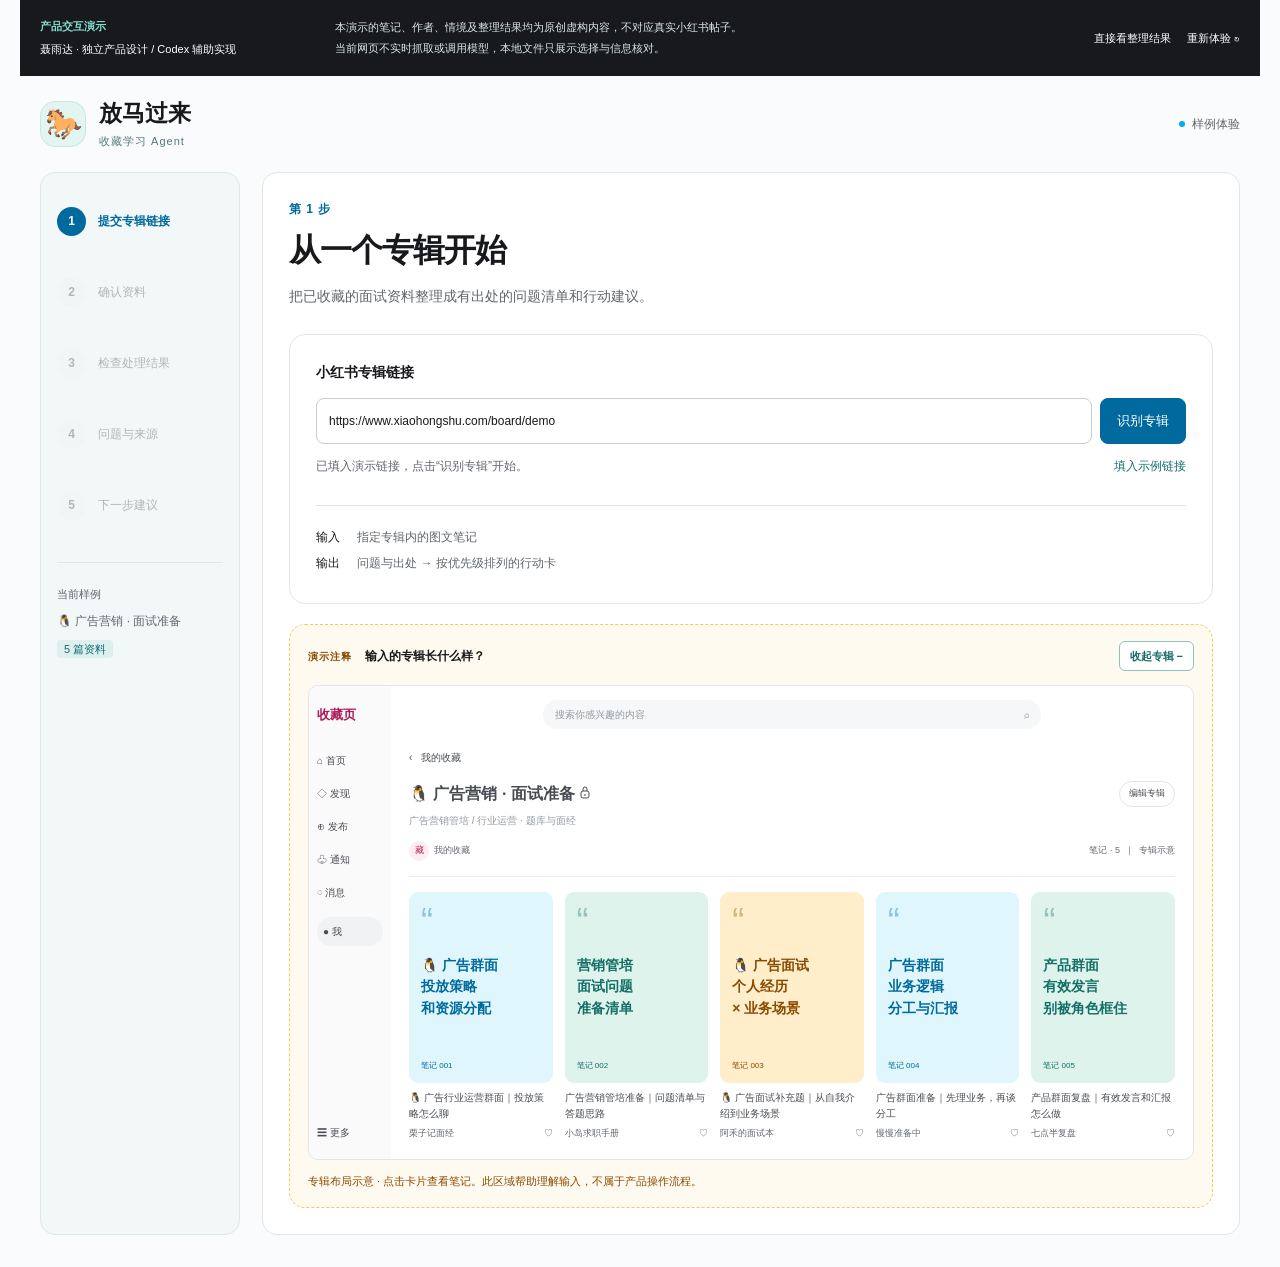
<file: index.html>
<!doctype html>
<html lang="zh-CN"><head><meta charset="UTF-8"><meta name="viewport" content="width=device-width, initial-scale=1"><meta name="color-scheme" content="light"><meta name="description" content="放马过来收藏学习 Agent 交互演示。体验从专辑范围确认、来源追溯到行动卡的五步流程。"><title>放马过来｜收藏学习 Agent · 聂雨达</title><link rel="stylesheet" href="styles.css"></head>
<body><a class="skip" href="#main">跳到主要内容</a><div class="demo-strip"><div class="demo-owner"><span class="demo-pill">产品交互演示</span><span>聂雨达 · 独立产品设计 / Codex 辅助实现</span></div><p class="demo-note">本演示的笔记、作者、情境及整理结果均为原创虚构内容，不对应真实小红书帖子。<br>当前网页不实时抓取或调用模型，本地文件只展示选择与信息核对。</p><div class="demo-controls"><button id="demo-result">直接看整理结果</button><button id="demo-reset">重新体验 ↻</button></div></div><header class="topbar"><a class="brand" href="index.html"><span class="brand-mark" aria-hidden="true">🐎</span><span>放马过来<small>收藏学习 Agent</small></span></a><span class="demo-label"><i></i>样例体验</span></header><div class="shell"><aside class="sidebar"><div class="sidebar-inner"><nav aria-label="整理步骤"><ol id="steps" class="steps"></ol></nav><div class="sidebar-foot">当前样例<br><strong>🐧 广告营销 · 面试准备</strong><span>5 篇资料</span></div></div></aside><main id="main" tabindex="-1"></main></div><div id="announcement" class="sr-only" role="status" aria-live="polite"></div><noscript>请开启 JavaScript 体验交互。</noscript><script src="core.js"></script><script src="data.js"></script><script src="app.js"></script></body></html>
</file>
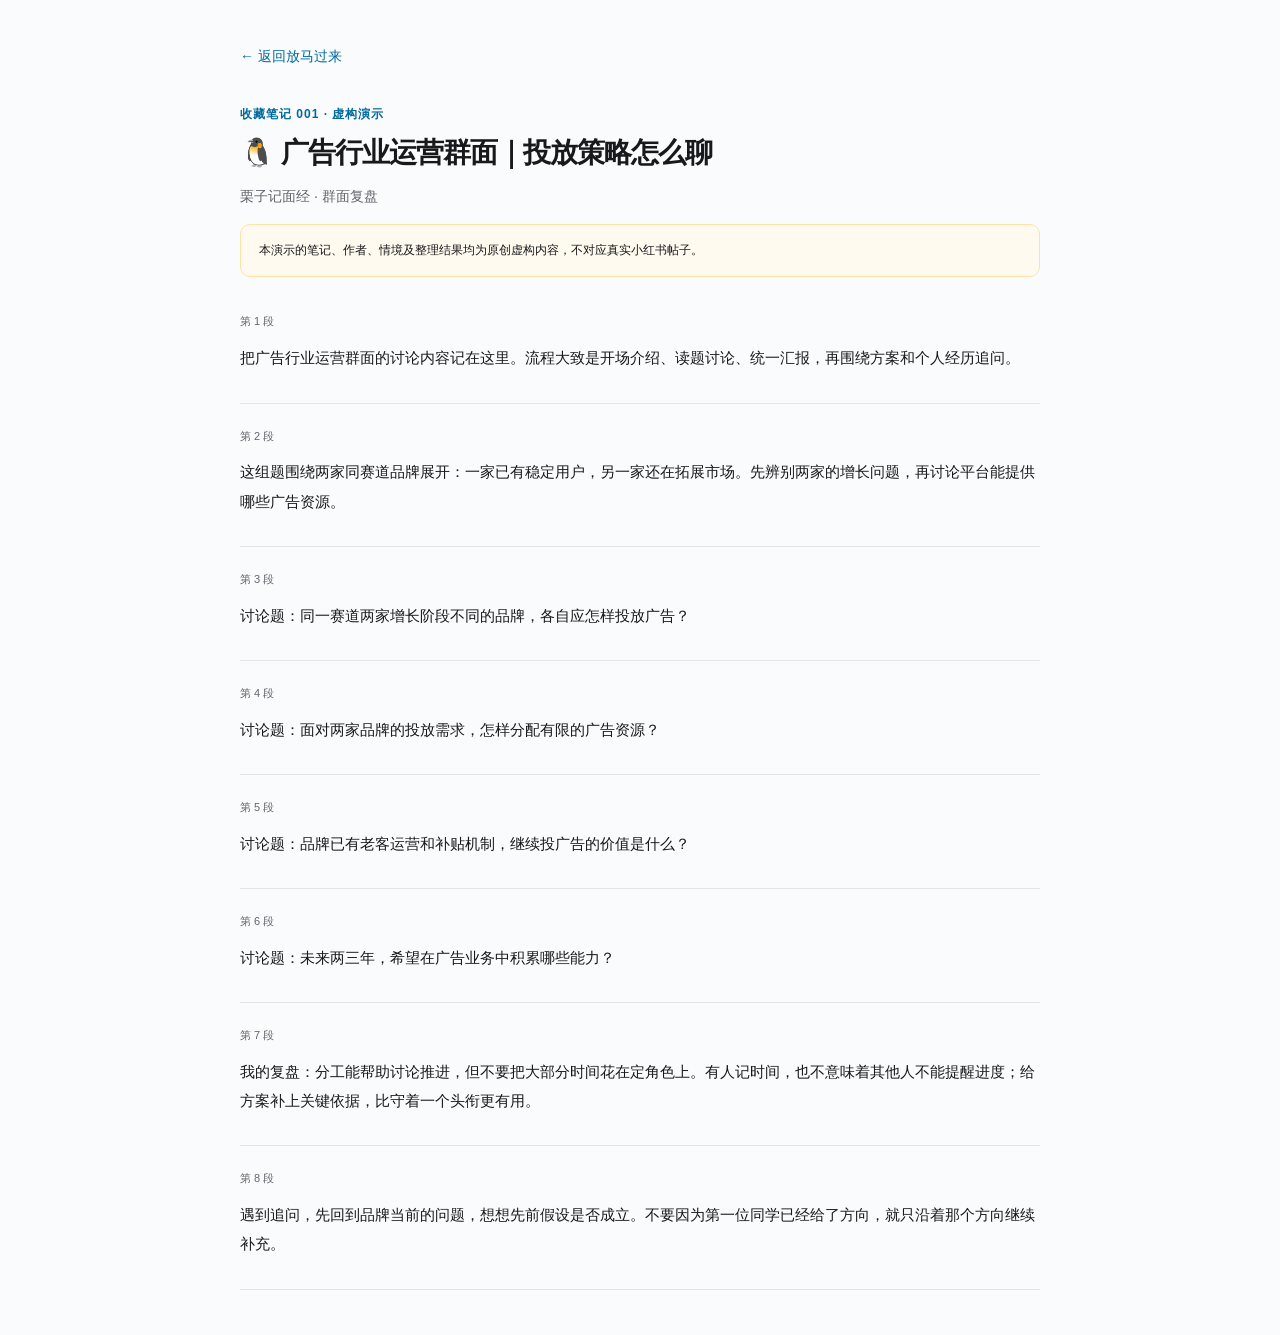
<file: sources/001.html>
<!doctype html><html lang="zh-CN"><head><meta charset="UTF-8"><meta name="viewport" content="width=device-width,initial-scale=1"><title>🐧 广告行业运营群面｜投放策略怎么聊 · 演示笔记</title><link rel="stylesheet" href="../styles.css"></head><body><main class="source-page"><a href="../index.html">← 返回放马过来</a><p class="kicker">收藏笔记 001 · 虚构演示</p><h1>🐧 广告行业运营群面｜投放策略怎么聊</h1><p class="lead">栗子记面经 · 群面复盘</p><p class="fiction-notice">本演示的笔记、作者、情境及整理结果均为原创虚构内容，不对应真实小红书帖子。</p><section class="excerpt" id="L1"><small>第 1 段</small><p>把广告行业运营群面的讨论内容记在这里。流程大致是开场介绍、读题讨论、统一汇报，再围绕方案和个人经历追问。</p></section><section class="excerpt" id="L2"><small>第 2 段</small><p>这组题围绕两家同赛道品牌展开：一家已有稳定用户，另一家还在拓展市场。先辨别两家的增长问题，再讨论平台能提供哪些广告资源。</p></section><section class="excerpt" id="L3"><small>第 3 段</small><p>讨论题：同一赛道两家增长阶段不同的品牌，各自应怎样投放广告？</p></section><section class="excerpt" id="L4"><small>第 4 段</small><p>讨论题：面对两家品牌的投放需求，怎样分配有限的广告资源？</p></section><section class="excerpt" id="L5"><small>第 5 段</small><p>讨论题：品牌已有老客运营和补贴机制，继续投广告的价值是什么？</p></section><section class="excerpt" id="L6"><small>第 6 段</small><p>讨论题：未来两三年，希望在广告业务中积累哪些能力？</p></section><section class="excerpt" id="L7"><small>第 7 段</small><p>我的复盘：分工能帮助讨论推进，但不要把大部分时间花在定角色上。有人记时间，也不意味着其他人不能提醒进度；给方案补上关键依据，比守着一个头衔更有用。</p></section><section class="excerpt" id="L8"><small>第 8 段</small><p>遇到追问，先回到品牌当前的问题，想想先前假设是否成立。不要因为第一位同学已经给了方向，就只沿着那个方向继续补充。</p></section></main></body></html>
</file>
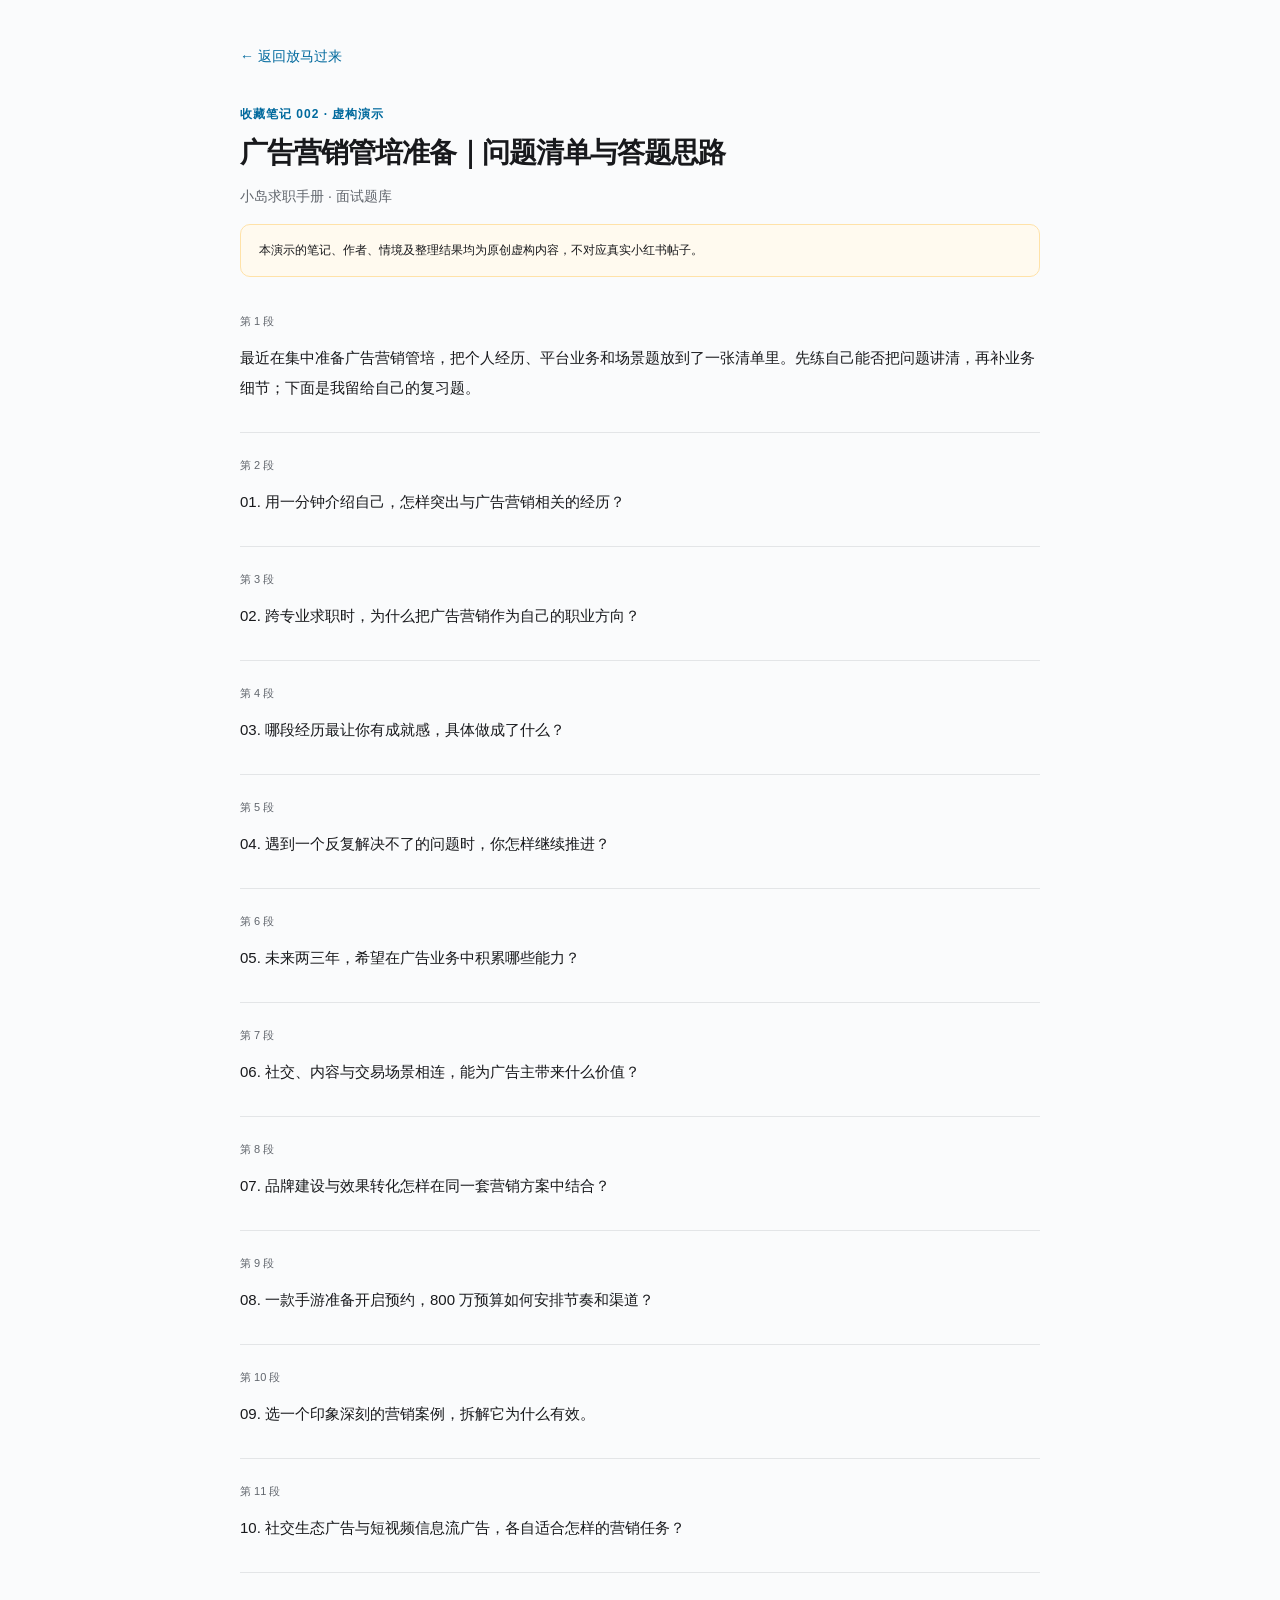
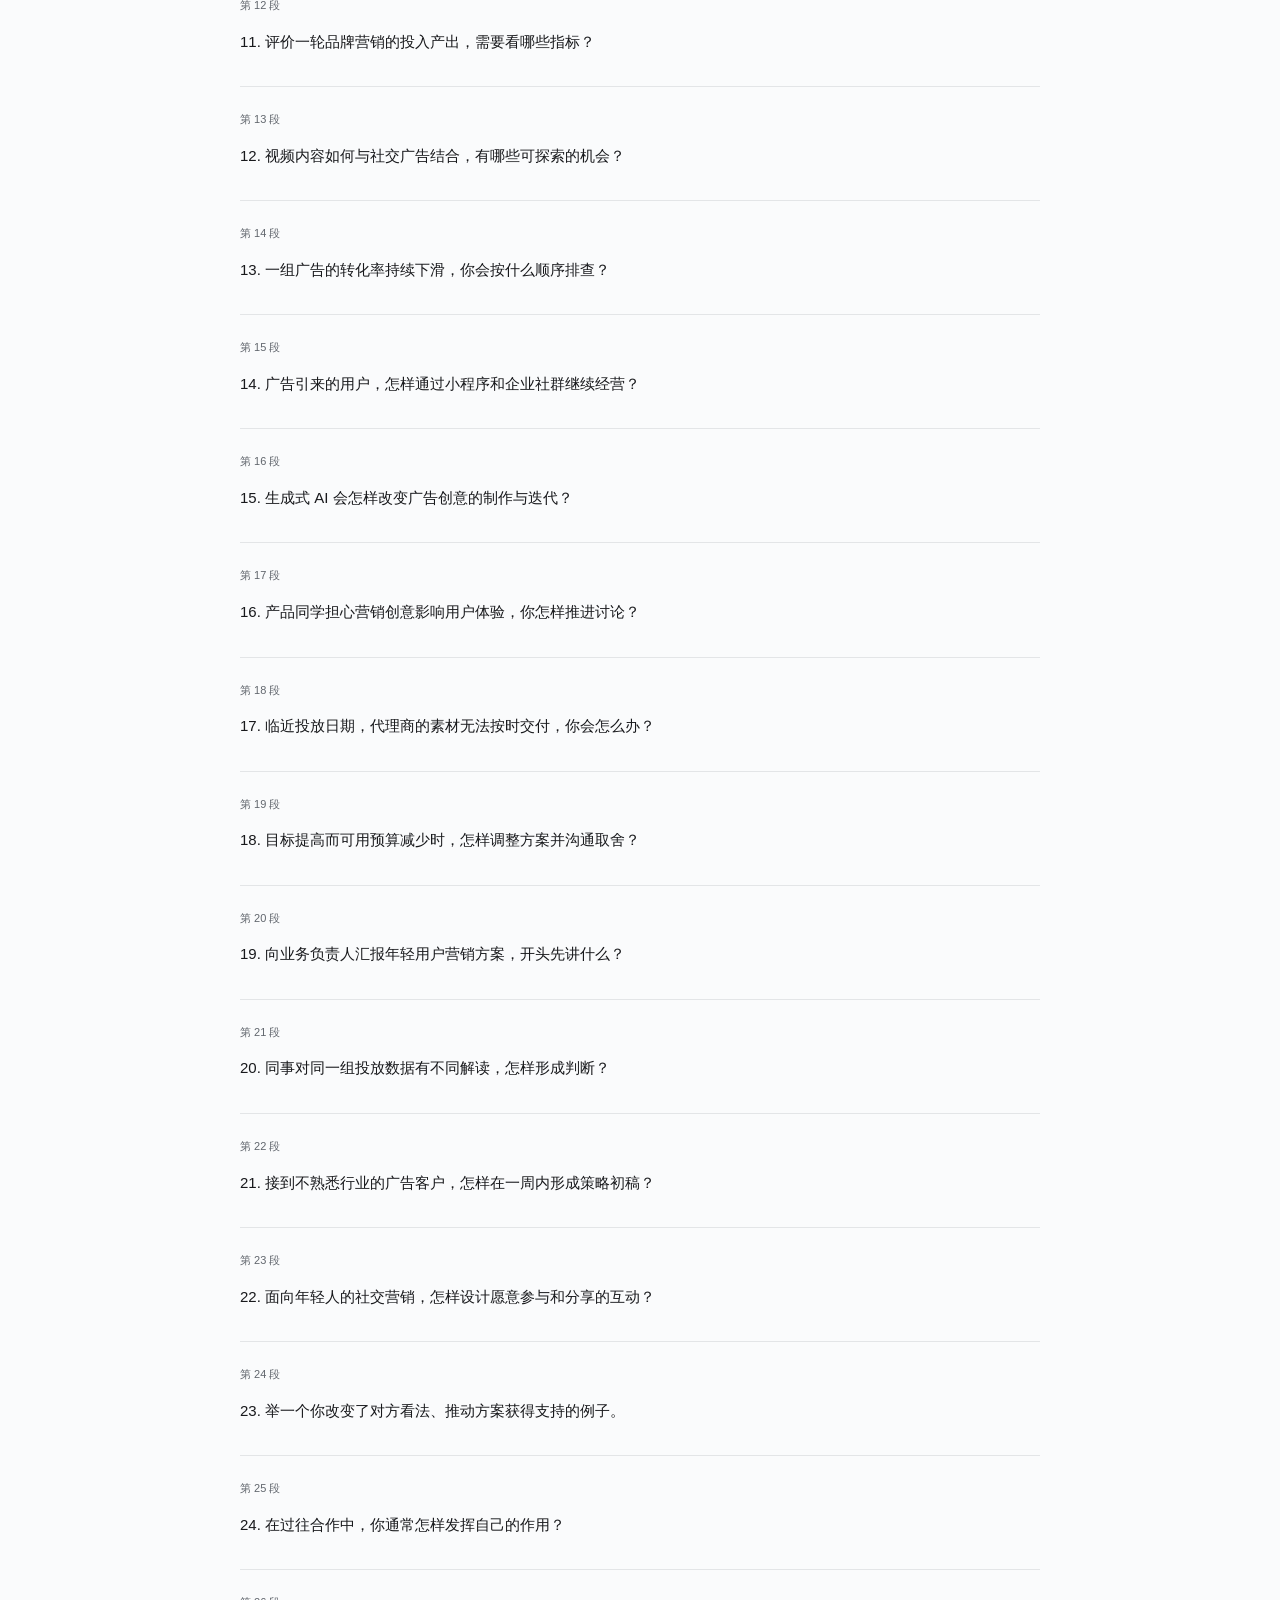
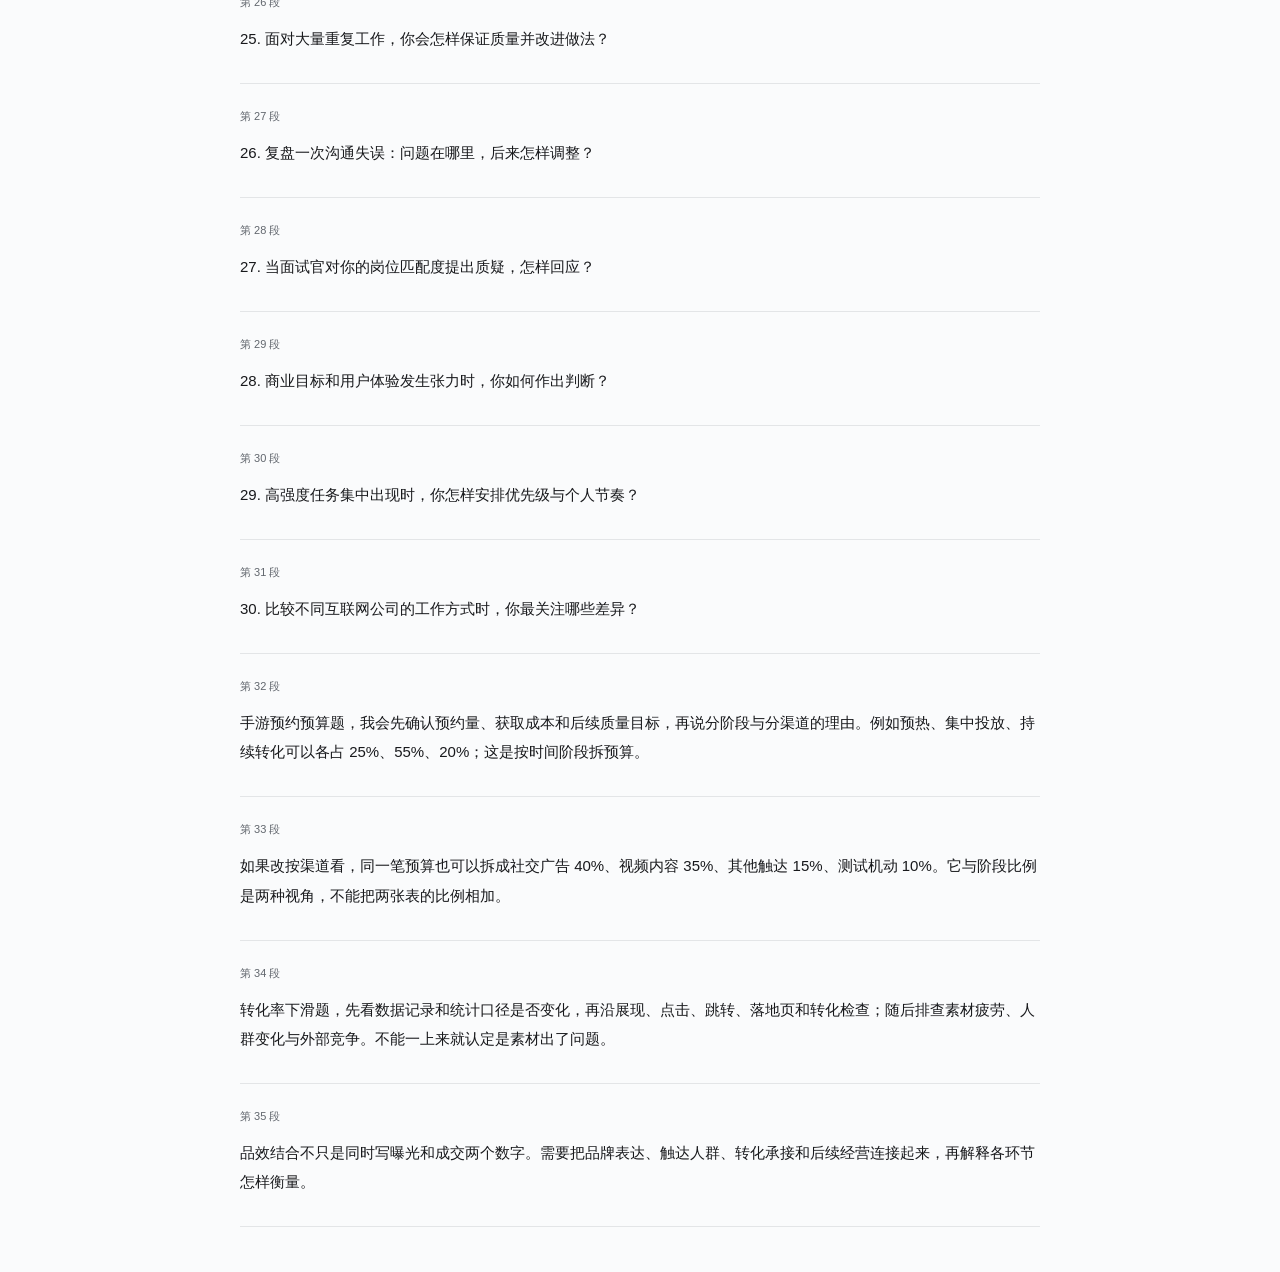
<file: sources/002.html>
<!doctype html><html lang="zh-CN"><head><meta charset="UTF-8"><meta name="viewport" content="width=device-width,initial-scale=1"><title>广告营销管培准备｜问题清单与答题思路 · 演示笔记</title><link rel="stylesheet" href="../styles.css"></head><body><main class="source-page"><a href="../index.html">← 返回放马过来</a><p class="kicker">收藏笔记 002 · 虚构演示</p><h1>广告营销管培准备｜问题清单与答题思路</h1><p class="lead">小岛求职手册 · 面试题库</p><p class="fiction-notice">本演示的笔记、作者、情境及整理结果均为原创虚构内容，不对应真实小红书帖子。</p><section class="excerpt" id="L1"><small>第 1 段</small><p>最近在集中准备广告营销管培，把个人经历、平台业务和场景题放到了一张清单里。先练自己能否把问题讲清，再补业务细节；下面是我留给自己的复习题。</p></section><section class="excerpt" id="L2"><small>第 2 段</small><p>01. 用一分钟介绍自己，怎样突出与广告营销相关的经历？</p></section><section class="excerpt" id="L3"><small>第 3 段</small><p>02. 跨专业求职时，为什么把广告营销作为自己的职业方向？</p></section><section class="excerpt" id="L4"><small>第 4 段</small><p>03. 哪段经历最让你有成就感，具体做成了什么？</p></section><section class="excerpt" id="L5"><small>第 5 段</small><p>04. 遇到一个反复解决不了的问题时，你怎样继续推进？</p></section><section class="excerpt" id="L6"><small>第 6 段</small><p>05. 未来两三年，希望在广告业务中积累哪些能力？</p></section><section class="excerpt" id="L7"><small>第 7 段</small><p>06. 社交、内容与交易场景相连，能为广告主带来什么价值？</p></section><section class="excerpt" id="L8"><small>第 8 段</small><p>07. 品牌建设与效果转化怎样在同一套营销方案中结合？</p></section><section class="excerpt" id="L9"><small>第 9 段</small><p>08. 一款手游准备开启预约，800 万预算如何安排节奏和渠道？</p></section><section class="excerpt" id="L10"><small>第 10 段</small><p>09. 选一个印象深刻的营销案例，拆解它为什么有效。</p></section><section class="excerpt" id="L11"><small>第 11 段</small><p>10. 社交生态广告与短视频信息流广告，各自适合怎样的营销任务？</p></section><section class="excerpt" id="L12"><small>第 12 段</small><p>11. 评价一轮品牌营销的投入产出，需要看哪些指标？</p></section><section class="excerpt" id="L13"><small>第 13 段</small><p>12. 视频内容如何与社交广告结合，有哪些可探索的机会？</p></section><section class="excerpt" id="L14"><small>第 14 段</small><p>13. 一组广告的转化率持续下滑，你会按什么顺序排查？</p></section><section class="excerpt" id="L15"><small>第 15 段</small><p>14. 广告引来的用户，怎样通过小程序和企业社群继续经营？</p></section><section class="excerpt" id="L16"><small>第 16 段</small><p>15. 生成式 AI 会怎样改变广告创意的制作与迭代？</p></section><section class="excerpt" id="L17"><small>第 17 段</small><p>16. 产品同学担心营销创意影响用户体验，你怎样推进讨论？</p></section><section class="excerpt" id="L18"><small>第 18 段</small><p>17. 临近投放日期，代理商的素材无法按时交付，你会怎么办？</p></section><section class="excerpt" id="L19"><small>第 19 段</small><p>18. 目标提高而可用预算减少时，怎样调整方案并沟通取舍？</p></section><section class="excerpt" id="L20"><small>第 20 段</small><p>19. 向业务负责人汇报年轻用户营销方案，开头先讲什么？</p></section><section class="excerpt" id="L21"><small>第 21 段</small><p>20. 同事对同一组投放数据有不同解读，怎样形成判断？</p></section><section class="excerpt" id="L22"><small>第 22 段</small><p>21. 接到不熟悉行业的广告客户，怎样在一周内形成策略初稿？</p></section><section class="excerpt" id="L23"><small>第 23 段</small><p>22. 面向年轻人的社交营销，怎样设计愿意参与和分享的互动？</p></section><section class="excerpt" id="L24"><small>第 24 段</small><p>23. 举一个你改变了对方看法、推动方案获得支持的例子。</p></section><section class="excerpt" id="L25"><small>第 25 段</small><p>24. 在过往合作中，你通常怎样发挥自己的作用？</p></section><section class="excerpt" id="L26"><small>第 26 段</small><p>25. 面对大量重复工作，你会怎样保证质量并改进做法？</p></section><section class="excerpt" id="L27"><small>第 27 段</small><p>26. 复盘一次沟通失误：问题在哪里，后来怎样调整？</p></section><section class="excerpt" id="L28"><small>第 28 段</small><p>27. 当面试官对你的岗位匹配度提出质疑，怎样回应？</p></section><section class="excerpt" id="L29"><small>第 29 段</small><p>28. 商业目标和用户体验发生张力时，你如何作出判断？</p></section><section class="excerpt" id="L30"><small>第 30 段</small><p>29. 高强度任务集中出现时，你怎样安排优先级与个人节奏？</p></section><section class="excerpt" id="L31"><small>第 31 段</small><p>30. 比较不同互联网公司的工作方式时，你最关注哪些差异？</p></section><section class="excerpt" id="L32"><small>第 32 段</small><p>手游预约预算题，我会先确认预约量、获取成本和后续质量目标，再说分阶段与分渠道的理由。例如预热、集中投放、持续转化可以各占 25%、55%、20%；这是按时间阶段拆预算。</p></section><section class="excerpt" id="L33"><small>第 33 段</small><p>如果改按渠道看，同一笔预算也可以拆成社交广告 40%、视频内容 35%、其他触达 15%、测试机动 10%。它与阶段比例是两种视角，不能把两张表的比例相加。</p></section><section class="excerpt" id="L34"><small>第 34 段</small><p>转化率下滑题，先看数据记录和统计口径是否变化，再沿展现、点击、跳转、落地页和转化检查；随后排查素材疲劳、人群变化与外部竞争。不能一上来就认定是素材出了问题。</p></section><section class="excerpt" id="L35"><small>第 35 段</small><p>品效结合不只是同时写曝光和成交两个数字。需要把品牌表达、触达人群、转化承接和后续经营连接起来，再解释各环节怎样衡量。</p></section></main></body></html>
</file>
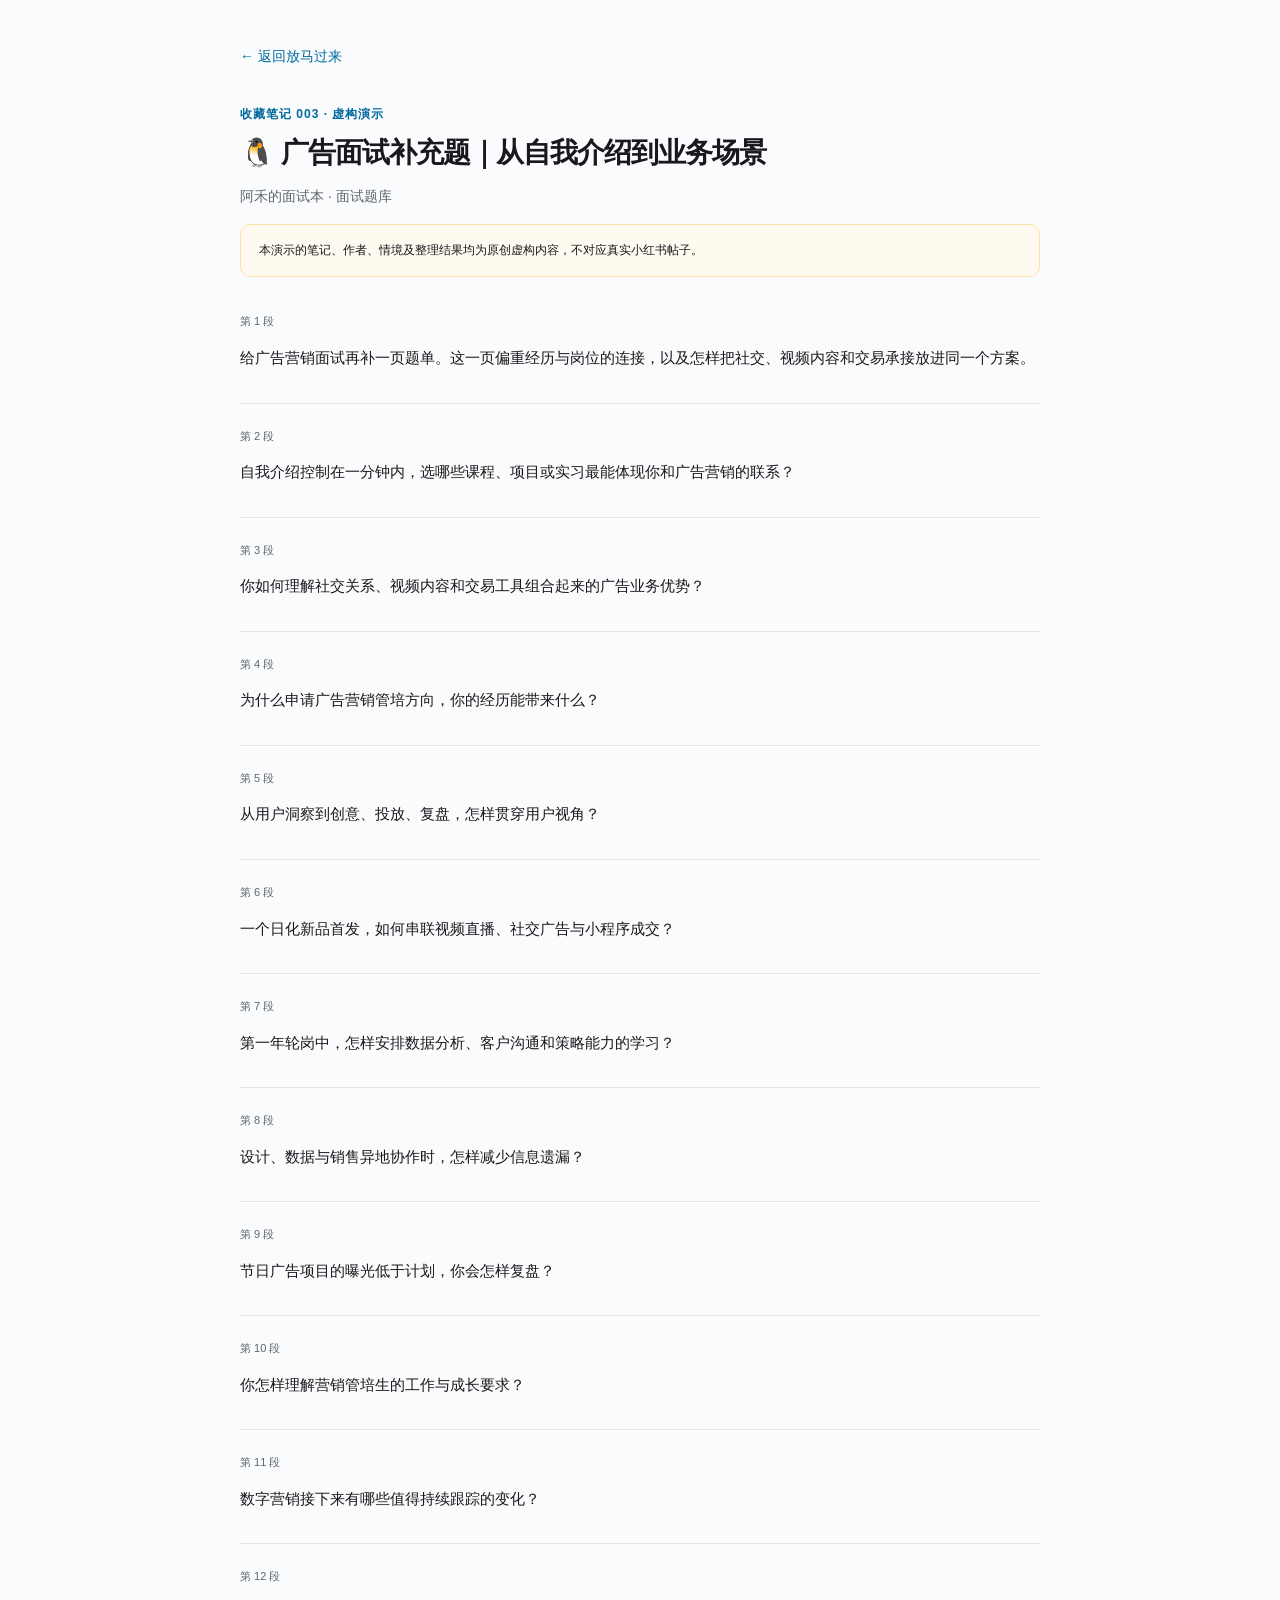
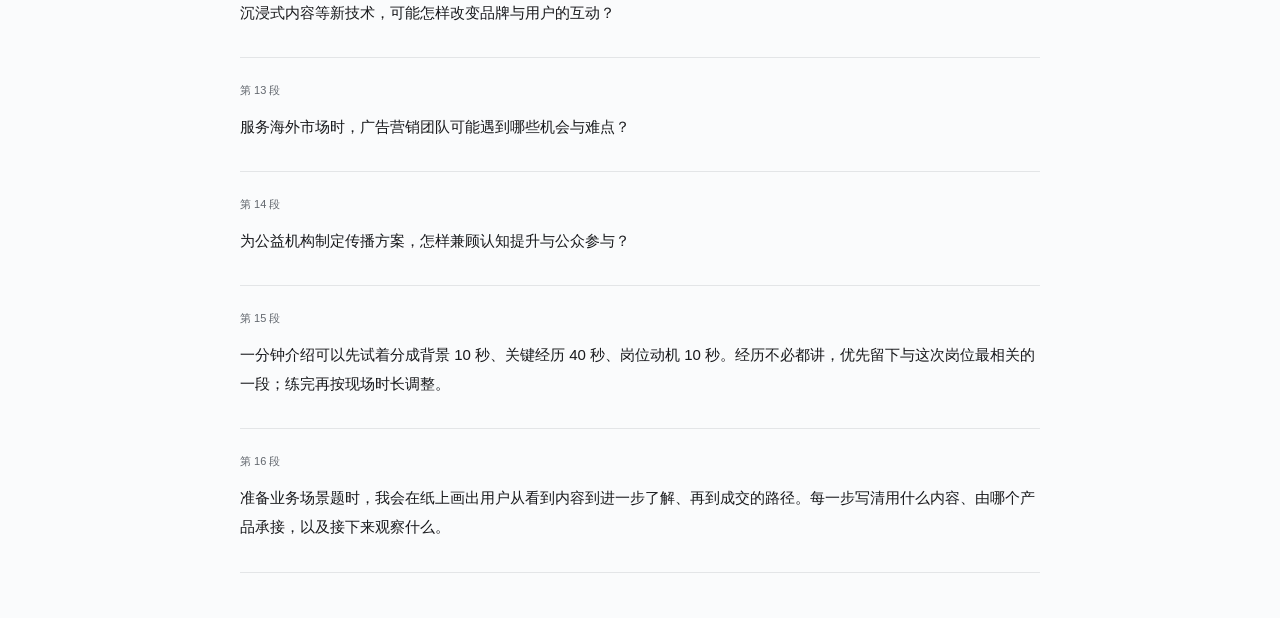
<file: sources/003.html>
<!doctype html><html lang="zh-CN"><head><meta charset="UTF-8"><meta name="viewport" content="width=device-width,initial-scale=1"><title>🐧 广告面试补充题｜从自我介绍到业务场景 · 演示笔记</title><link rel="stylesheet" href="../styles.css"></head><body><main class="source-page"><a href="../index.html">← 返回放马过来</a><p class="kicker">收藏笔记 003 · 虚构演示</p><h1>🐧 广告面试补充题｜从自我介绍到业务场景</h1><p class="lead">阿禾的面试本 · 面试题库</p><p class="fiction-notice">本演示的笔记、作者、情境及整理结果均为原创虚构内容，不对应真实小红书帖子。</p><section class="excerpt" id="L1"><small>第 1 段</small><p>给广告营销面试再补一页题单。这一页偏重经历与岗位的连接，以及怎样把社交、视频内容和交易承接放进同一个方案。</p></section><section class="excerpt" id="L2"><small>第 2 段</small><p>自我介绍控制在一分钟内，选哪些课程、项目或实习最能体现你和广告营销的联系？</p></section><section class="excerpt" id="L3"><small>第 3 段</small><p>你如何理解社交关系、视频内容和交易工具组合起来的广告业务优势？</p></section><section class="excerpt" id="L4"><small>第 4 段</small><p>为什么申请广告营销管培方向，你的经历能带来什么？</p></section><section class="excerpt" id="L5"><small>第 5 段</small><p>从用户洞察到创意、投放、复盘，怎样贯穿用户视角？</p></section><section class="excerpt" id="L6"><small>第 6 段</small><p>一个日化新品首发，如何串联视频直播、社交广告与小程序成交？</p></section><section class="excerpt" id="L7"><small>第 7 段</small><p>第一年轮岗中，怎样安排数据分析、客户沟通和策略能力的学习？</p></section><section class="excerpt" id="L8"><small>第 8 段</small><p>设计、数据与销售异地协作时，怎样减少信息遗漏？</p></section><section class="excerpt" id="L9"><small>第 9 段</small><p>节日广告项目的曝光低于计划，你会怎样复盘？</p></section><section class="excerpt" id="L10"><small>第 10 段</small><p>你怎样理解营销管培生的工作与成长要求？</p></section><section class="excerpt" id="L11"><small>第 11 段</small><p>数字营销接下来有哪些值得持续跟踪的变化？</p></section><section class="excerpt" id="L12"><small>第 12 段</small><p>沉浸式内容等新技术，可能怎样改变品牌与用户的互动？</p></section><section class="excerpt" id="L13"><small>第 13 段</small><p>服务海外市场时，广告营销团队可能遇到哪些机会与难点？</p></section><section class="excerpt" id="L14"><small>第 14 段</small><p>为公益机构制定传播方案，怎样兼顾认知提升与公众参与？</p></section><section class="excerpt" id="L15"><small>第 15 段</small><p>一分钟介绍可以先试着分成背景 10 秒、关键经历 40 秒、岗位动机 10 秒。经历不必都讲，优先留下与这次岗位最相关的一段；练完再按现场时长调整。</p></section><section class="excerpt" id="L16"><small>第 16 段</small><p>准备业务场景题时，我会在纸上画出用户从看到内容到进一步了解、再到成交的路径。每一步写清用什么内容、由哪个产品承接，以及接下来观察什么。</p></section></main></body></html>
</file>
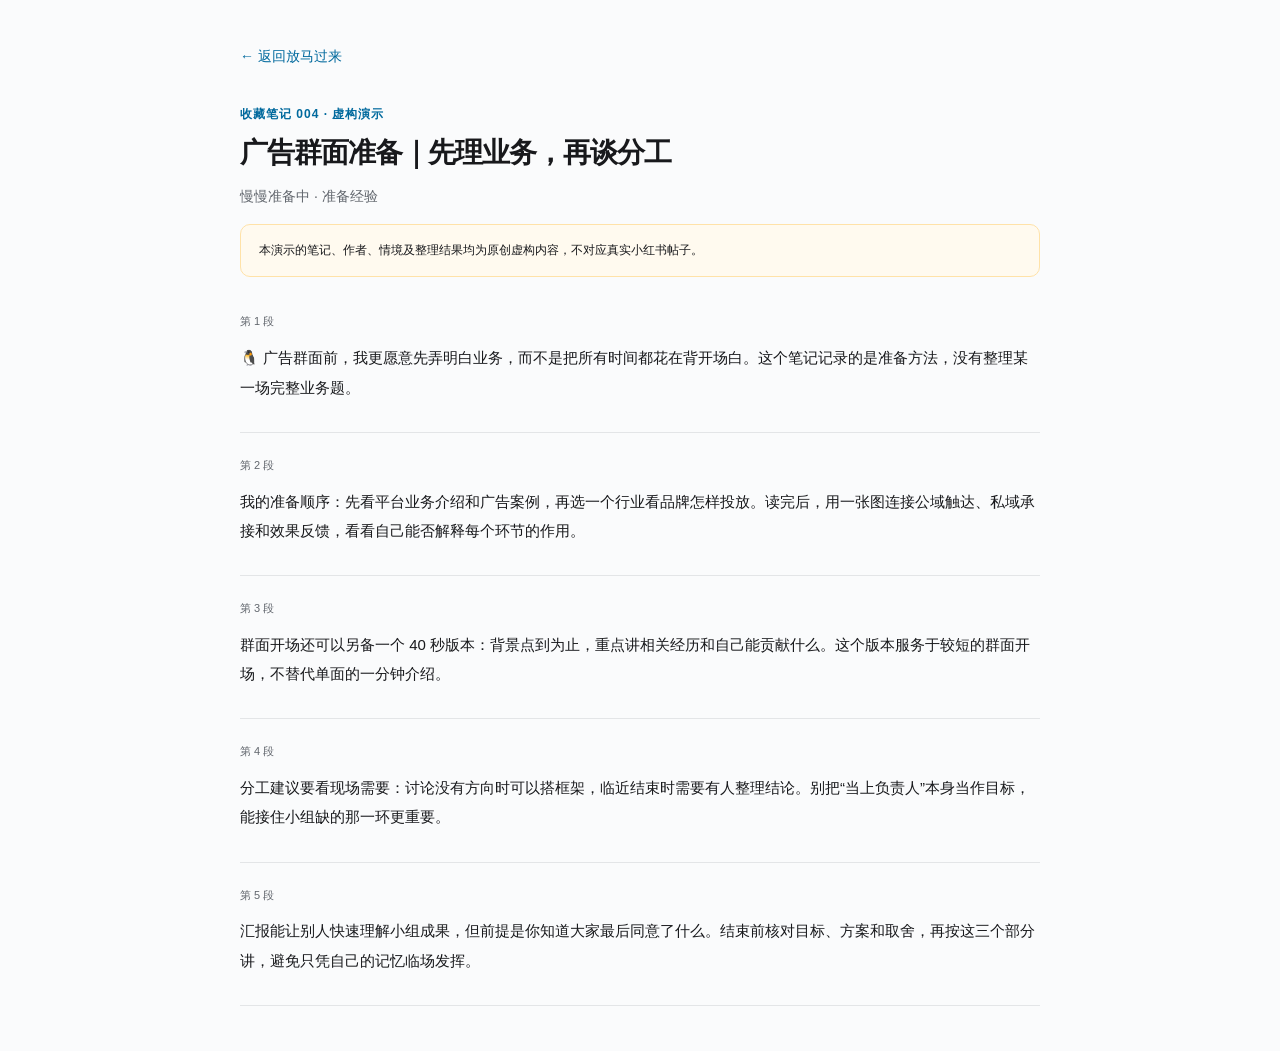
<file: sources/004.html>
<!doctype html><html lang="zh-CN"><head><meta charset="UTF-8"><meta name="viewport" content="width=device-width,initial-scale=1"><title>广告群面准备｜先理业务，再谈分工 · 演示笔记</title><link rel="stylesheet" href="../styles.css"></head><body><main class="source-page"><a href="../index.html">← 返回放马过来</a><p class="kicker">收藏笔记 004 · 虚构演示</p><h1>广告群面准备｜先理业务，再谈分工</h1><p class="lead">慢慢准备中 · 准备经验</p><p class="fiction-notice">本演示的笔记、作者、情境及整理结果均为原创虚构内容，不对应真实小红书帖子。</p><section class="excerpt" id="L1"><small>第 1 段</small><p>🐧 广告群面前，我更愿意先弄明白业务，而不是把所有时间都花在背开场白。这个笔记记录的是准备方法，没有整理某一场完整业务题。</p></section><section class="excerpt" id="L2"><small>第 2 段</small><p>我的准备顺序：先看平台业务介绍和广告案例，再选一个行业看品牌怎样投放。读完后，用一张图连接公域触达、私域承接和效果反馈，看看自己能否解释每个环节的作用。</p></section><section class="excerpt" id="L3"><small>第 3 段</small><p>群面开场还可以另备一个 40 秒版本：背景点到为止，重点讲相关经历和自己能贡献什么。这个版本服务于较短的群面开场，不替代单面的一分钟介绍。</p></section><section class="excerpt" id="L4"><small>第 4 段</small><p>分工建议要看现场需要：讨论没有方向时可以搭框架，临近结束时需要有人整理结论。别把“当上负责人”本身当作目标，能接住小组缺的那一环更重要。</p></section><section class="excerpt" id="L5"><small>第 5 段</small><p>汇报能让别人快速理解小组成果，但前提是你知道大家最后同意了什么。结束前核对目标、方案和取舍，再按这三个部分讲，避免只凭自己的记忆临场发挥。</p></section></main></body></html>
</file>
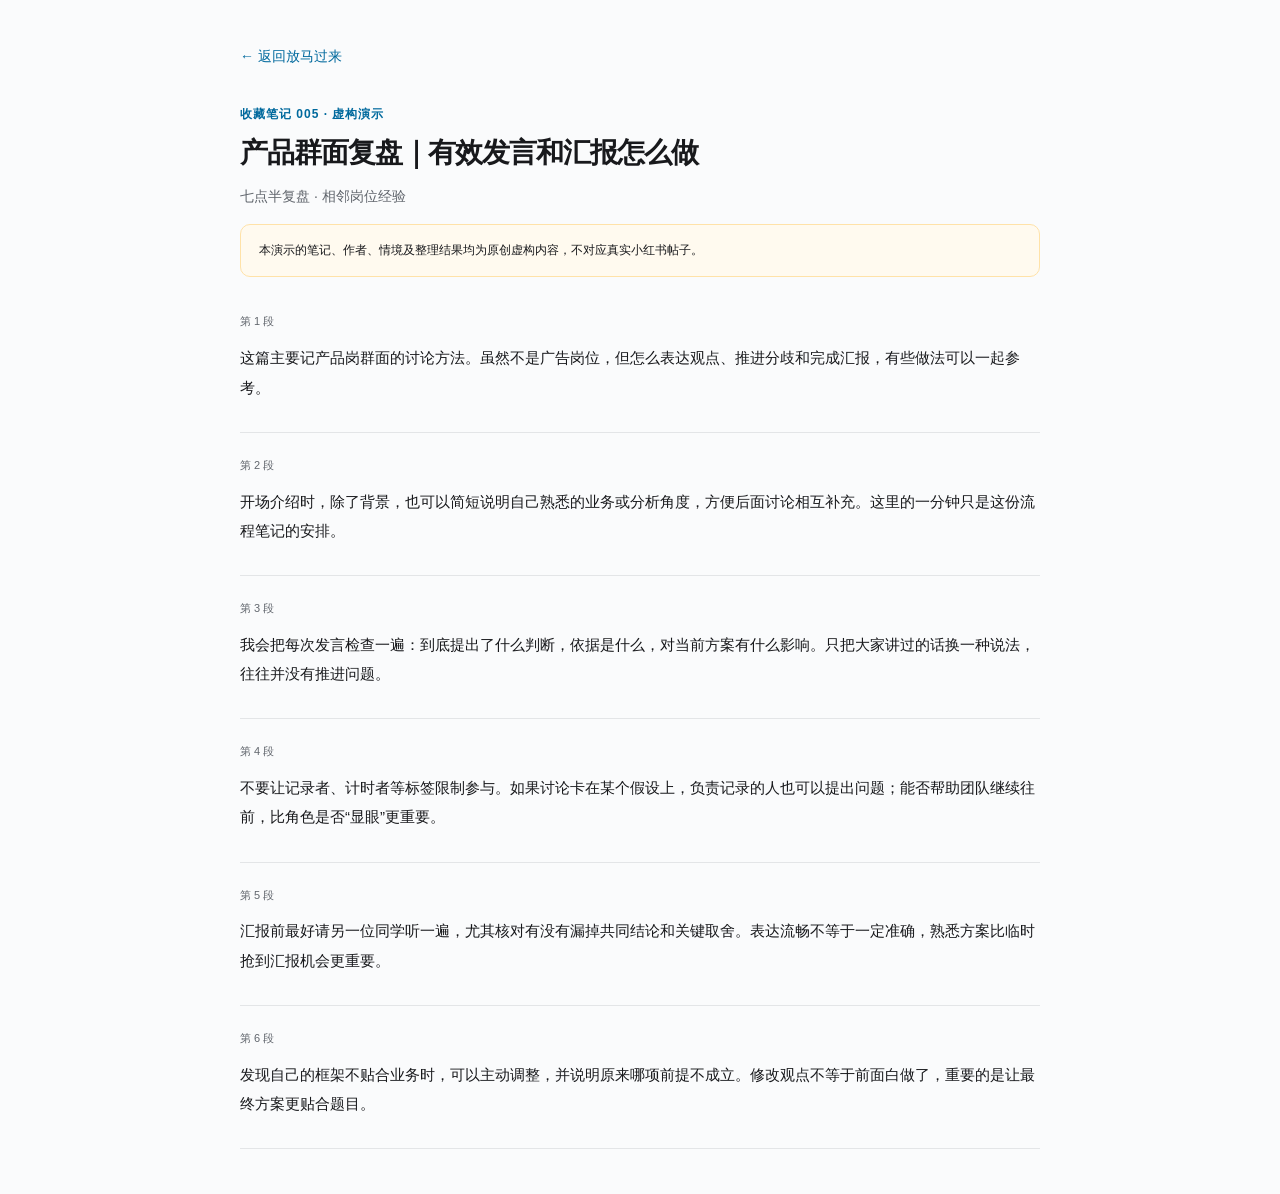
<file: sources/005.html>
<!doctype html><html lang="zh-CN"><head><meta charset="UTF-8"><meta name="viewport" content="width=device-width,initial-scale=1"><title>产品群面复盘｜有效发言和汇报怎么做 · 演示笔记</title><link rel="stylesheet" href="../styles.css"></head><body><main class="source-page"><a href="../index.html">← 返回放马过来</a><p class="kicker">收藏笔记 005 · 虚构演示</p><h1>产品群面复盘｜有效发言和汇报怎么做</h1><p class="lead">七点半复盘 · 相邻岗位经验</p><p class="fiction-notice">本演示的笔记、作者、情境及整理结果均为原创虚构内容，不对应真实小红书帖子。</p><section class="excerpt" id="L1"><small>第 1 段</small><p>这篇主要记产品岗群面的讨论方法。虽然不是广告岗位，但怎么表达观点、推进分歧和完成汇报，有些做法可以一起参考。</p></section><section class="excerpt" id="L2"><small>第 2 段</small><p>开场介绍时，除了背景，也可以简短说明自己熟悉的业务或分析角度，方便后面讨论相互补充。这里的一分钟只是这份流程笔记的安排。</p></section><section class="excerpt" id="L3"><small>第 3 段</small><p>我会把每次发言检查一遍：到底提出了什么判断，依据是什么，对当前方案有什么影响。只把大家讲过的话换一种说法，往往并没有推进问题。</p></section><section class="excerpt" id="L4"><small>第 4 段</small><p>不要让记录者、计时者等标签限制参与。如果讨论卡在某个假设上，负责记录的人也可以提出问题；能否帮助团队继续往前，比角色是否“显眼”更重要。</p></section><section class="excerpt" id="L5"><small>第 5 段</small><p>汇报前最好请另一位同学听一遍，尤其核对有没有漏掉共同结论和关键取舍。表达流畅不等于一定准确，熟悉方案比临时抢到汇报机会更重要。</p></section><section class="excerpt" id="L6"><small>第 6 段</small><p>发现自己的框架不贴合业务时，可以主动调整，并说明原来哪项前提不成立。修改观点不等于前面白做了，重要的是让最终方案更贴合题目。</p></section></main></body></html>
</file>
<file: styles.css>
:root{--blue:#00AEEC;--blue-dark:#00699D;--blue-pale:#ECFAFE;--pink:#FF6699;--pink-dark:#AD1C5B;--pink-pale:#FFF3F6;--yellow:#FFDB93;--yellow-pale:#FFFAEF;--ink:#18191C;--muted:#61666D;--line:#E3E5E7;--surface:#fff;--green:#00699D;--orange:#AD1C5B;--font:-apple-system,BlinkMacSystemFont,'Segoe UI','PingFang SC','Microsoft YaHei',sans-serif}*{box-sizing:border-box}body{margin:0;color:var(--ink);background:#FAFBFC;font:14px/1.7 var(--font)}button,input,select,textarea{font:inherit}button,a,input,select,textarea,summary{-webkit-tap-highlight-color:transparent}button,summary{cursor:pointer}button:disabled{cursor:not-allowed;opacity:.45}a{color:var(--blue-dark);text-decoration:none}a:hover{text-decoration:underline}button:focus-visible,a:focus-visible,input:focus-visible,select:focus-visible,textarea:focus-visible,summary:focus-visible{outline:3px solid #008AC5;outline-offset:4px}h1,h2,h3,p{margin-top:0}h1{font-size:32px;line-height:1.35;letter-spacing:-1px;margin-bottom:12px}h2{font-size:19px;line-height:1.5}h3{line-height:1.55}.demo-strip{padding:10px 4%;background:#18191C;color:#fff;display:flex;justify-content:space-between;gap:14px;font-size:11px;align-items:center}.demo-strip>div{display:flex;gap:16px;align-items:center}.demo-pill{color:#FFB3CA;font-weight:600;white-space:nowrap}.demo-controls button,.demo-controls summary{border:0;background:transparent;color:#fff;font-size:11px;padding:0}.demo-controls details{position:relative}.demo-controls details p{position:absolute;z-index:20;right:0;top:24px;width:300px;background:#fff;color:var(--ink);padding:18px;border:1px solid var(--line);border-radius:12px;box-shadow:0 10px 30px #18191c18;font-size:12px}.topbar{max-width:1440px;margin:auto;padding:26px 4%;display:flex;align-items:center;justify-content:space-between;gap:20px}.brand{display:flex;gap:13px;align-items:center;color:var(--ink);font-size:23px;font-weight:700;line-height:1.2}.brand:hover{text-decoration:none}.brand-mark{display:grid;place-items:center;width:46px;height:46px;border-radius:15px;background:#FFECF1;color:#AD1C5B;font-size:25px;transform:rotate(-5deg)}.brand small{display:block;font-size:11px;font-weight:400;letter-spacing:1px;color:var(--muted);margin-top:7px}.demo-label{font-size:12px;color:var(--muted);display:flex;align-items:center;gap:7px}.demo-label i{width:6px;height:6px;background:var(--blue);border-radius:50%}.shell{max-width:1440px;margin:auto;display:grid;grid-template-columns:220px minmax(0,1fr);padding:0 4%;min-height:68vh}.sidebar{padding:30px 20px 24px 0}.steps{padding:0;margin:0;list-style:none}.steps li{padding:13px 0;color:var(--muted);font-size:13px}.steps button{border:0;background:none;padding:0;display:flex;align-items:center;gap:12px;color:inherit;text-align:left;line-height:1.5}.step-number{flex-shrink:0;display:grid;place-items:center;width:29px;height:29px;border-radius:50%;background:#F1F2F3;font-size:12px;font-weight:600;color:var(--muted)}.steps .current{color:var(--blue-dark);font-weight:650}.current .step-number{background:var(--blue-dark);color:#fff}.past .step-number{background:#DFF6FD;color:var(--blue-dark)}.sidebar-foot{border-top:1px solid var(--line);padding-top:24px;margin-top:40px;font-size:11px;color:var(--muted)}.sidebar-foot strong{display:block;font-size:12px;margin:8px 0;font-weight:500}.sidebar-foot span{background:#FFECF1;color:#AD1C5B;border-radius:4px;padding:3px 7px}main{padding:28px 0 35px 32px;min-width:0}.kicker{color:var(--blue-dark);font-size:12px;letter-spacing:1px;font-weight:600;margin-bottom:10px}.lead{color:var(--muted);font-size:14px;line-height:1.85;max-width:650px}.page-heading{margin-bottom:26px}.hint,.compact-note{color:var(--muted);font-size:12px;font-weight:400}.compact-note{margin:14px 0 0}.panel{background:#fff;border:1px solid var(--line);border-radius:16px;padding:26px}.button{display:inline-flex;align-items:center;justify-content:center;gap:7px;background:#fff;border:1px solid #C9CCD0;color:var(--ink);border-radius:8px;padding:10px 16px;font-size:13px;font-weight:550;min-height:43px;line-height:1.5}.button:hover{background:#F6F7F8;text-decoration:none}.button.primary{background:var(--blue-dark);border-color:var(--blue-dark);color:#fff}.button.primary:hover{background:#00577d}.button.small{font-size:12px;padding:7px 11px;min-height:34px}.button.ghost{background:transparent;border-color:transparent;padding-left:0;color:var(--muted)}.text-button{border:0;color:var(--pink-dark);padding:0;background:none;font-size:12px}.actions-bar{display:flex;align-items:center;justify-content:space-between;gap:12px;margin-top:28px}.action-group{display:flex;gap:12px;align-items:center;flex-wrap:wrap}.input-stage{display:grid;grid-template-columns:minmax(0,1fr);gap:20px;align-items:start}.upload-panel label{display:block;font-size:14px;font-weight:600;margin-bottom:13px}.link-input-row{display:flex;gap:8px;flex-wrap:wrap}.link-input-row input{min-width:180px;width:100%;flex:1;border:1px solid #C9CCD0;border-radius:8px;padding:12px;font-size:12px;color:var(--ink)}.link-help-row{display:flex;gap:10px;align-items:center;flex-wrap:wrap;margin-top:12px}.link-help-row p{margin:0;flex:1}.input-outcome{border-top:1px solid var(--line);margin-top:28px;padding-top:18px;line-height:2.2;color:var(--muted);font-size:12px}.input-outcome span{color:var(--ink);margin-right:14px}/* Collection-page schematic, redrawn from the supplied desktop reference. */
.demo-bubble{grid-column:1/-1;background:var(--yellow-pale);border:1px dashed #FFC65D;border-radius:16px;padding:16px 18px;position:relative}.demo-bubble summary{font-size:12px;font-weight:600;list-style:none}.annotation-label{display:inline-block;font-size:10px;letter-spacing:1px;color:#8A4A00;margin-right:10px}.demo-bubble>details>p{font-size:11px;color:#8A4A00;margin:12px 0 0;line-height:1.7}.album-mock{display:grid;grid-template-columns:82px minmax(0,1fr);background:#fff;border:1px solid #E3E5E7;border-radius:10px;margin-top:14px;overflow:hidden;color:#484C53}.mock-sidebar{display:flex;flex-direction:column;gap:16px;background:#FAFAFA;padding:18px 8px;font-size:10px}.mock-logo{font-size:13px;font-weight:700;color:#AD1C5B;margin-bottom:10px}.mock-nav-active{background:#F1F2F3;border-radius:16px;padding:6px}.mock-more{margin-top:auto}.mock-content{min-width:0;padding:14px 18px 18px}.mock-search{display:flex;justify-content:space-between;background:#F6F7F8;color:#9499A0;border-radius:22px;padding:6px 12px;font-size:10px;width:65%;margin:0 auto 20px}.mock-back{font-size:10px;margin-bottom:15px}.mock-title-row{display:flex;align-items:center;justify-content:space-between;gap:10px}.mock-title-row h2{font-size:16px;margin:0;letter-spacing:0}.mock-title-row h2 span{color:#9499A0;font-weight:400;font-size:13px}.mock-edit{font-size:9px;border:1px solid #E3E5E7;border-radius:18px;padding:4px 9px;white-space:nowrap}.mock-description{font-size:10px;color:#9499A0;margin:5px 0 12px}.mock-author-row{display:flex;align-items:center;justify-content:space-between;gap:8px;padding-bottom:15px;margin-bottom:15px;border-bottom:1px solid #ECEDEE;font-size:9px;color:#61666D}.mock-author-row>span:first-child{display:flex;align-items:center;gap:5px}.mock-avatar{width:20px;height:20px;border-radius:50%;background:#FFECF1;display:grid;place-items:center;font-size:9px;font-style:normal;color:#AD1C5B}.mock-grid{display:grid;grid-template-columns:repeat(5,minmax(0,1fr));gap:12px}.mock-card{display:block;min-width:0;color:inherit}.mock-card:hover{text-decoration:none}.mock-card:hover .mock-note{box-shadow:0 0 0 2px #00AEEC}.mock-note{position:relative;border-radius:9px;aspect-ratio:3/4;display:flex;flex-direction:column;justify-content:center;padding:12px;overflow:hidden}.mock-quote{font-size:36px;line-height:1;opacity:.35;position:absolute;top:12px;left:12px}.mock-note strong{font-size:clamp(11px,1.1vw,16px);line-height:1.55;z-index:1}.mock-note small{font-size:8px;position:absolute;bottom:10px;left:12px}.mock-card h3{font-size:10px;font-weight:550;line-height:1.6;margin:7px 0 4px}.mock-card-meta{display:flex;justify-content:space-between;font-size:9px;color:#61666D}.pink{background:#FFECF1;color:#AD1C5B}.blue{background:#DFF6FD;color:#00699D}.yellow{background:#FFEEC9;color:#8A4A00}.gray{background:#F1F2F3;color:#484C53}.fiction-notice{background:#FFFAEF;border:1px solid #FFE2A8;border-radius:10px;padding:15px 18px;font-size:13px;line-height:1.8}.excerpt p{font-size:15px;line-height:1.95;margin:10px 0}.source-page .excerpt:target{border-radius:8px;padding-left:15px;padding-right:15px}.identified-heading h2{margin:0}.tag{padding:4px 9px;background:#DFF6FD;color:#00699D;font-size:11px;border-radius:5px}.tag.orange{background:#FFECF1;color:#AD1C5B}.album-name{font-size:16px;font-weight:600;margin-bottom:6px}.album-count{font-size:13px;margin-bottom:6px}.identified-formats{width:180px;flex-shrink:0}.format-setting label{display:block;font-size:12px;margin-bottom:8px}.format-picker{border:1px solid var(--line);border-radius:7px;background:#fff}.format-picker summary{display:flex;justify-content:space-between;padding:8px 12px;font-size:12px}.format-options label{display:flex;align-items:center;gap:10px;padding:8px 12px;margin:0;font-size:12px}.format-options input{accent-color:var(--blue-dark)}.scope-tools{display:flex;justify-content:space-between;gap:15px;align-items:center;margin:0 0 16px}.scope-count{font-size:13px}.source-list{display:grid;gap:11px}.source-choice{display:flex;gap:14px;border:1px solid var(--line);border-radius:10px;background:#fff;padding:17px;cursor:pointer}.source-choice:has(input:checked){border-color:#BFEDFA;background:#FBFEFF}.source-choice input{accent-color:var(--blue-dark);width:17px;height:17px;margin:4px 0;flex-shrink:0}.source-choice strong{display:block;font-size:14px;font-weight:600}.source-meta,.source-limit{display:block;font-size:12px;color:var(--muted);margin-top:4px}.source-limit{font-size:11px;color:var(--blue-dark)}.field-error{font-size:12px;color:#AD1C5B;margin:12px 0 0}.capture-overview{display:flex;gap:20px;flex-wrap:wrap;font-size:13px;margin-bottom:18px}.capture-panel{padding:0 24px}.capture-list{list-style:none;padding:0;margin:0}.capture-list>li{display:grid;grid-template-columns:1.1fr 1fr;gap:30px;padding:22px 0;border-bottom:1px solid var(--line)}.capture-list>li:last-child{border-bottom:0}.capture-source strong{font-size:14px;display:block}.capture-source>span{display:block;color:var(--muted);font-size:11px;margin-top:8px}.capture-detail strong{color:var(--blue-dark);font-size:13px}.capture-detail p{font-size:12px;color:var(--muted);margin:7px 0}.capture-detail a{font-size:12px;margin-left:15px}.capture-symbol{margin-right:7px}.status-legend{font-size:11px;color:var(--muted);display:flex;gap:16px;flex-wrap:wrap;margin-top:14px}.result-top{display:flex;justify-content:space-between;align-items:center;gap:20px}.result-top h1{margin-bottom:5px}.result-tools{display:flex;gap:8px}.result-top .hint{margin-bottom:0}.scope-inline{display:flex;gap:12px 20px;align-items:baseline;flex-wrap:wrap;margin:24px 0 16px}.scope-edit summary{font-size:12px;color:var(--pink-dark);cursor:pointer}.scope-edit[open]{width:100%}.scope-edit .source-list{margin-top:14px}.scope-edit .scope-tools{margin-top:15px}.filter-bar{display:grid;grid-template-columns:1fr 180px auto;gap:12px;align-items:end;padding:18px;background:#ECFAFE;border-radius:12px}.filter-bar label{display:block;font-size:11px;color:var(--muted)}.filter-bar input,.filter-bar select{display:block;width:100%;min-height:40px;border:1px solid #BFEDFA;background:#fff;border-radius:6px;margin-top:6px;padding:8px 10px;font-size:13px;color:var(--ink)}.filter-count{font-size:12px;color:var(--muted);margin:12px 0}.question-list{display:grid;gap:12px}.question-card{padding:22px;border:1px solid var(--line);border-radius:12px;background:#fff;scroll-margin-top:20px}.question-card.highlight{outline:3px solid var(--yellow)}.question-top{display:flex;justify-content:space-between;gap:20px}.question-id{display:block;color:var(--blue-dark);font-size:11px;margin-bottom:7px}.question-card h3{font-size:16px;margin-bottom:0}.coverage{font-size:10px;color:var(--muted);white-space:nowrap}.prep-text{font-size:13px;color:#484C53;margin:12px 0}.prep-text strong{font-weight:500;color:var(--pink-dark)}.evidence-details{font-size:12px;padding-top:12px;border-top:1px solid var(--line)}.evidence-details summary{color:var(--blue-dark)}.evidence-intent{margin:14px 0;color:var(--muted)}.evidence-block{margin:16px 0;border-left:2px solid #BFEDFA;padding-left:14px}.evidence-block p{color:var(--muted);font-size:12px;margin:5px 0}blockquote{white-space:pre-wrap;overflow-wrap:anywhere;background:#F6F7F8;padding:16px;border-radius:8px;margin:10px 0;font-size:13px;line-height:1.85}.evidence-links{font-size:11px}.load-more{display:flex;margin:20px auto}.section-heading{display:flex;justify-content:space-between;align-items:baseline;gap:10px;margin:28px 0 10px}.section-heading h2{margin:0}.section-heading span{font-size:11px;color:var(--muted)}.nuance{padding:15px 0;border-bottom:1px solid var(--line);font-size:13px}.nuance>p{color:var(--muted);margin-top:12px}.empty{padding:35px;background:#fff;border:1px dashed #C9CCD0;border-radius:12px;text-align:center}.empty p{font-size:13px;color:var(--muted)}.next-actions{display:grid;gap:14px;margin-top:24px}.prep-card{background:#fff;border:1px solid var(--line);border-radius:12px;padding:22px}.prep-card:has(input:checked){background:#ECFAFE;border-color:#BFEDFA}.prep-card-header{display:flex;align-items:baseline;gap:10px}.prep-card h3{font-size:16px;margin:0}.action-order{color:var(--pink-dark);font-size:12px}.prep-card input{accent-color:var(--blue-dark);width:16px;height:16px;align-self:flex-start;margin-top:5px;flex-shrink:0}.time-tag{font-size:11px;font-weight:400;color:#8A4A00;background:#FFFAEF;padding:3px 7px;border-radius:5px;white-space:nowrap;margin-left:8px}.prep-card p{font-size:13px;color:var(--muted);margin:10px 0 0 46px}.prep-links{display:flex;gap:5px;flex-wrap:wrap;margin:12px 0 0 46px}.prep-link{background:#DFF6FD;color:var(--blue-dark);font-size:11px;border:0;border-radius:4px;padding:3px 7px}.export-dialog{width:min(520px,calc(100vw - 32px));max-height:calc(100dvh - 40px);border:1px solid var(--line);border-radius:18px;padding:28px;color:var(--ink);background:#fff;overflow:auto;box-shadow:0 20px 90px #18191c30}.export-dialog::backdrop{background:#18191c66}.dialog-heading{display:flex;align-items:center;justify-content:space-between;gap:15px}.dialog-heading h2{font-size:23px;margin:0}.dialog-close{font-size:27px;background:none;border:0;color:var(--muted);padding:4px 7px}.export-formats{border:0;padding:0;margin:22px 0;display:flex;gap:12px}.export-formats legend{margin-bottom:12px;font-size:13px}.export-formats label{font-size:13px;padding:10px;border:1px solid var(--line);border-radius:7px}.path-label{display:block;font-size:13px;margin-bottom:8px}#export-path{width:100%;padding:12px;background:#F6F7F8;color:var(--muted);border:1px solid var(--line);border-radius:7px}.dialog-format-note{font-size:12px;color:var(--muted)}.file-pick{display:block;border:1px dashed #FFB3CA;background:#FFF3F6;border-radius:10px;padding:18px;font-size:14px;margin-top:20px}.file-pick span{display:block;font-size:11px;color:var(--muted);margin:5px 0 15px}.file-pick input{display:block;max-width:100%;font-size:12px}.personal-files{list-style:none;margin:10px 0;padding:0}.personal-files li{display:flex;justify-content:space-between;gap:15px;font-size:12px;padding:8px 0;border-bottom:1px solid var(--line)}.personal-files li span{overflow-wrap:anywhere;min-width:0}footer{max-width:1440px;margin:24px auto 0;padding:24px 4%;font-size:11px;color:var(--muted);border-top:1px solid var(--line)}.source-page{max-width:850px;padding:45px 25px;margin:auto}.source-page h1{font-size:28px}.source-page>.kicker{margin-top:35px}.excerpt{border-bottom:1px solid var(--line);padding:20px 0;scroll-margin-top:20px}.excerpt:target{background:#FFFAEF}.excerpt small{font-size:11px;color:var(--muted)}.sr-only,.skip:not(:focus){position:absolute;width:1px;height:1px;padding:0;margin:-1px;overflow:hidden;clip:rect(0,0,0,0);white-space:nowrap;border:0}.skip:focus{position:fixed;top:10px;left:10px;z-index:30;background:#fff;padding:10px}



@media(prefers-reduced-motion:no-preference){.button{transition:background .15s}.question-card{transition:border-color .15s}}

.input-stage:not(:has(.demo-bubble)){display:block}




/* Fixed desktop canvas requested by the user; narrow windows scroll horizontally. */
html{overflow-x:auto}body{min-width:1240px}.demo-strip{display:grid;grid-template-columns:275px 1fr 180px;gap:20px;width:1240px;min-height:76px;margin:auto;padding:12px 20px}.demo-strip>div{display:flex}.demo-owner{flex-direction:column;align-items:flex-start!important;gap:4px!important}.demo-note{margin:0;font-size:11px;line-height:1.9;color:#D9E6E8}.demo-controls{justify-content:flex-end;gap:16px!important}.demo-pill{color:#85DDD0}.topbar{width:1200px;max-width:none;padding:24px 0;margin:0 auto}.brand-mark{background:#E2F5F0;color:#087C7C;transform:none;font-size:30px;border:1px solid #C6E9E2}.shell{width:1200px;max-width:none;grid-template-columns:200px minmax(0,1fr);gap:22px;padding:0;margin:0 auto 32px;align-items:stretch;min-height:0}.sidebar{align-self:stretch;padding:22px 16px;border:1px solid #D9E9E7;background:#F2F8F7;border-radius:15px}.sidebar-inner{position:sticky;top:20px}.steps{display:flex;flex-direction:column;gap:18px;margin:0}.steps li{padding:12px 0;font-size:12px}.sidebar-foot{margin-top:30px;padding-top:22px}.sidebar-foot span{background:#DDF0EE;color:#126C70}.shell>main{padding:26px;border:1px solid var(--line);background:#fff;border-radius:15px}.page-heading{margin-bottom:24px}.brand small{color:#53797B}.identified-inline{display:flex;justify-content:space-between;align-items:center;border-top:1px solid var(--line);margin-top:20px;padding-top:18px;gap:18px}.identified-inline strong{font-size:14px}.identified-inline p{font-size:12px;color:var(--muted);margin:6px 0 0}.identified-inline .button{white-space:nowrap}.demo-bubble summary{display:flex;align-items:center;justify-content:space-between;gap:12px}.collapse-toggle{display:inline-flex;align-items:center;border:1px solid #8AC5BC;background:white;color:#166967;padding:5px 10px;border-radius:6px;font-size:11px;white-space:nowrap}.toggle-close{display:none}#album-demo[open] .toggle-open{display:none}#album-demo[open] .toggle-close{display:inline}.mock-title-row h2{font-size:16px}.mint{background:#DDF3EC;color:#146F65}.capture-list>li{grid-template-columns:1.05fr 1fr;gap:20px;padding:16px 0;align-items:center}.capture-source strong{font-size:13px}.capture-source>span{margin-top:4px}.capture-state{display:flex;align-items:baseline;gap:10px;flex-wrap:wrap}.capture-state strong{white-space:nowrap;font-size:12px}.capture-state>span{font-size:11px;color:var(--muted)}.capture-use{display:flex;align-items:center;gap:14px;margin-top:5px}.capture-use a{margin:0;font-size:11px}.capture-use .hint{font-size:11px}.filter-bar{grid-template-columns:minmax(0,1fr) minmax(0,1fr) auto;align-items:end}.filter-bar label{font-size:12px;line-height:18px}.filter-bar input,.filter-bar select{height:44px;min-height:44px;box-sizing:border-box;margin-top:8px;padding:0 12px;line-height:normal;appearance:none;-webkit-appearance:none}.filter-bar select{background:#fff url("data:image/svg+xml,%3Csvg xmlns='http://www.w3.org/2000/svg' width='10' height='6'%3E%3Cpath d='M1 1l4 4 4-4' fill='none' stroke='%2361666D'/%3E%3C/svg%3E") no-repeat right 12px center;padding-right:30px}.filter-bar .button{height:44px;min-height:44px}.next-actions{margin-top:18px}.action-materials{display:flex;align-items:center;gap:12px;margin:16px 0 0 46px;padding-top:14px;border-top:1px solid #EEF1F2}.action-materials>span{font-size:11px;color:var(--muted)}.files-dialog{width:560px;max-width:none;max-height:80vh;height:auto;border-radius:16px;margin:auto}.mock-note strong{font-size:14px}.source-page{width:850px;max-width:none;margin:0 auto}.source-page .fiction-notice{font-size:12px}.file-pick{background:#ECF8F6;border-color:#8ECBC0}.scope-edit summary{color:#176C73}.action-order{color:#176C73}.text-button{color:#176C73}
</file>
